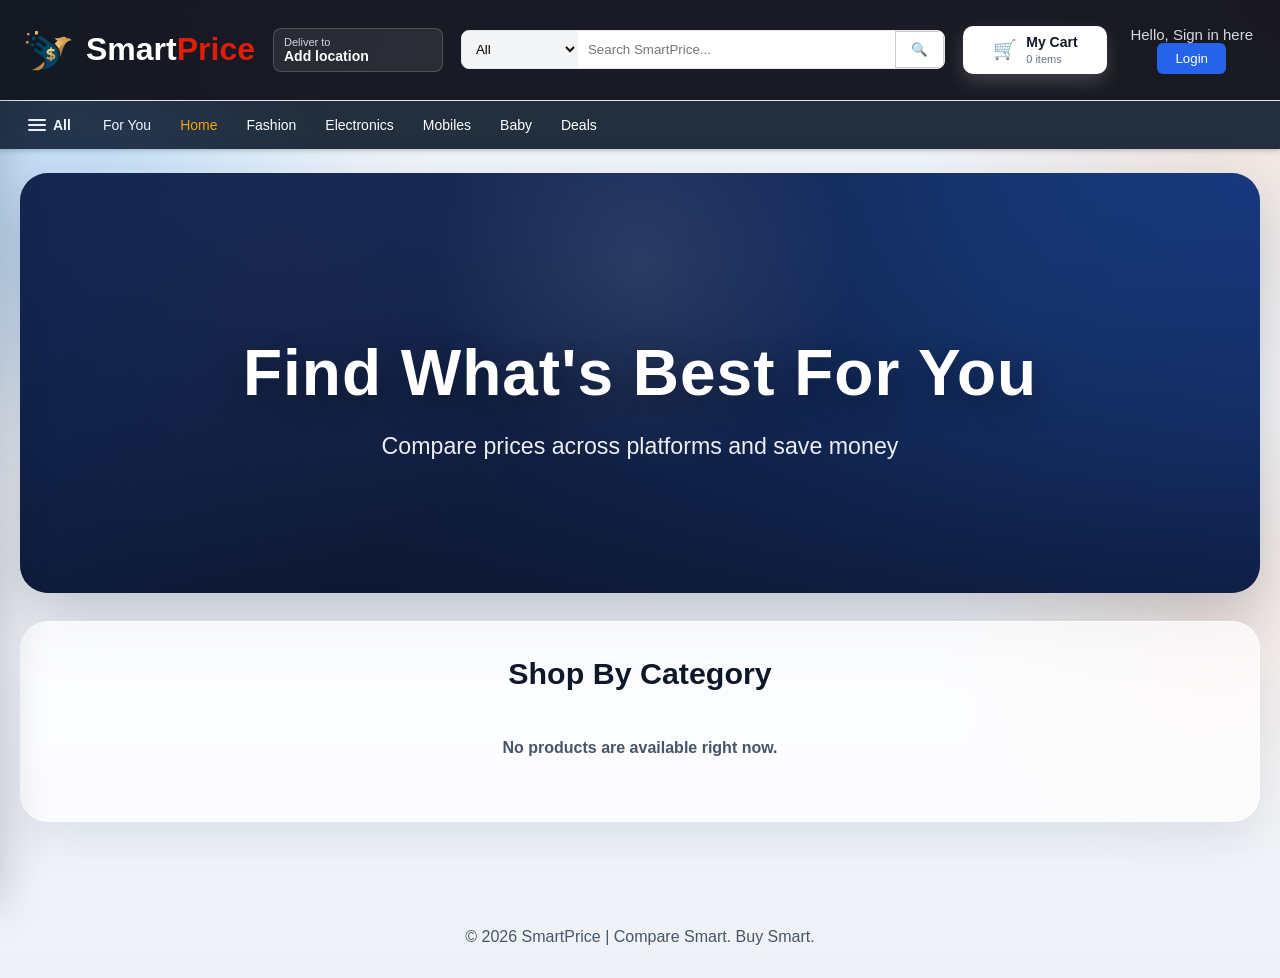
<file: index.html>
<!DOCTYPE html>
<html lang="en">

<head>
    <meta charset="UTF-8">
    <meta name="viewport" content="width=device-width, initial-scale=1.0">

    <title>SmartPrice</title>

    <link rel="stylesheet" href="Style.css">

</head>

<body class="home-page-body">

    <header class="top-bar">

        <div class="left">
            <div class="brand-row">
                <img src="logo.png" alt="SmartPrice Logo" class="logo">

                <h1>
                    <span class="smart">Smart</span><span class="price">Price</span>
                </h1>


            </div>

        </div>

        <div class="location-picker">
            <button class="location-btn" type="button" aria-expanded="false">
                <span class="location-label">Deliver to</span>
                <span class="location-value">Add location</span>
            </button>
            <div class="location-panel">
                <label for="home-location-input">Your delivery location</label>
                <input id="home-location-input" class="location-input" type="text" placeholder="Enter city, area or pincode">
                <button class="location-save-btn" type="button">Save location</button>
            </div>
        </div>

        <div class="search-box">

            <select class="category">
                <option>All</option>
                <option>Mobiles</option>
                <option>Laptops</option>
                <option>Headphones</option>
                <option>TV</option>
            </select>

            <input type="text" placeholder="Search SmartPrice...">

            <button class="search-btn" type="button">&#128269;</button>

        </div>

        <div class="cart cart-action">
            <span class="cart-icon">&#128722;</span>
            <span class="cart-copy">
                <span class="cart-text">My Cart</span>
                <span class="cart-subtext">0 items</span>
            </span>
        </div>

        <div class="account">

            <p class="signin-text"><em>Hello, Sign in here</em></p>

            <button class="login-btn">Login</button>

        </div>

    </header>

    <div class="drawer-overlay" data-drawer-close></div>
    <aside class="side-drawer" id="site-drawer" aria-hidden="true">
        <div class="drawer-head">
            <h2>SmartPrice Menu</h2>
            <button class="drawer-close" type="button" aria-label="Close menu" data-drawer-close>&times;</button>
        </div>

        <div class="drawer-section">
            <h3>Shop</h3>
            <a href="index.html">Home</a>
            <a href="index.html?category=for-you#top-deals">For You</a>
            <a href="index.html?category=deals#top-deals">Deals</a>
            <a href="index.html?category=mobiles#top-deals">Mobiles</a>
            <a href="index.html?category=electronics#top-deals">Electronics</a>
        </div>

        <div class="drawer-section">
            <h3>Your Tools</h3>
            <a href="cart.html">Cart</a>
            <a href="#">Login</a>
            <a href="#">Compare Prices</a>
        </div>

        <div class="drawer-section">
            <h3>Language</h3>
            <select class="language-select" aria-label="Language">
                <option value="" disabled selected>Language</option>
                <option>ENGLISH INDIA</option>
                <option>HINDI</option>
                <option>BANGLA</option>
            </select>
        </div>
    </aside>

    <nav class="menu-bar">
        <button class="all-menu-btn" type="button" aria-controls="site-drawer" aria-expanded="false">
            <span class="hamburger-lines" aria-hidden="true">
                <span></span>
                <span></span>
                <span></span>
            </span>
            All
        </button>
        <ul>
            <li><a class="menu-link" data-category="for-you" href="index.html?category=for-you#top-deals">For You</a></li>
            <li><a class="menu-link" data-category="home" href="index.html">Home</a></li>
            <li><a class="menu-link" data-category="fashion" href="index.html?category=fashion#top-deals">Fashion</a></li>
            <li><a class="menu-link" data-category="electronics" href="index.html?category=electronics#top-deals">Electronics</a></li>
            <li><a class="menu-link" data-category="mobiles" href="index.html?category=mobiles#top-deals">Mobiles</a></li>
            <li><a class="menu-link" data-category="baby" href="index.html?category=baby#top-deals">Baby</a></li>
            <li><a class="menu-link" data-category="deals" href="index.html?category=deals#top-deals">Deals</a></li>
        </ul>

    </nav>

    <main class="home-page-main">
        <section class="hero">
            <div class="hero-content">
                <h1>Find What's Best For You</h1>
                <p>Compare prices across platforms and save money</p>
            </div>
        </section>

        <section class="products-section" id="top-deals">
            <h2 class="section-title">Top Deals For You</h2>
            <div class="product-container" id="product-container"></div>
        </section>
    </main>

    <footer class="site-footer">
        <p>&copy; 2026 SmartPrice | Compare Smart. Buy Smart.</p>
    </footer>

    <nav class="bottom-nav" aria-label="Mobile tools">
        <a class="bottom-nav-item active" href="index.html">
            <span class="bottom-nav-icon">⌂</span>
            <span>Home</span>
        </a>
        <button class="bottom-nav-item bottom-login" type="button">
            <span class="bottom-nav-icon">◎</span>
            <span>You</span>
        </button>
        <button class="bottom-nav-item bottom-nav-cart" type="button">
            <span class="bottom-nav-icon">🛒</span>
            <span>Cart</span>
        </button>
        <a class="bottom-nav-item" href="compare.html">
            <span class="bottom-nav-icon">◉</span>
            <span>Compare</span>
        </a>
        <button class="bottom-nav-item" type="button" data-mobile-menu-open>
            <span class="bottom-nav-icon">☰</span>
            <span>Menu</span>
        </button>
    </nav>

    <script src="Script.js"></script>
    <script src="menu.js"></script>

</body>

</html>
</file>
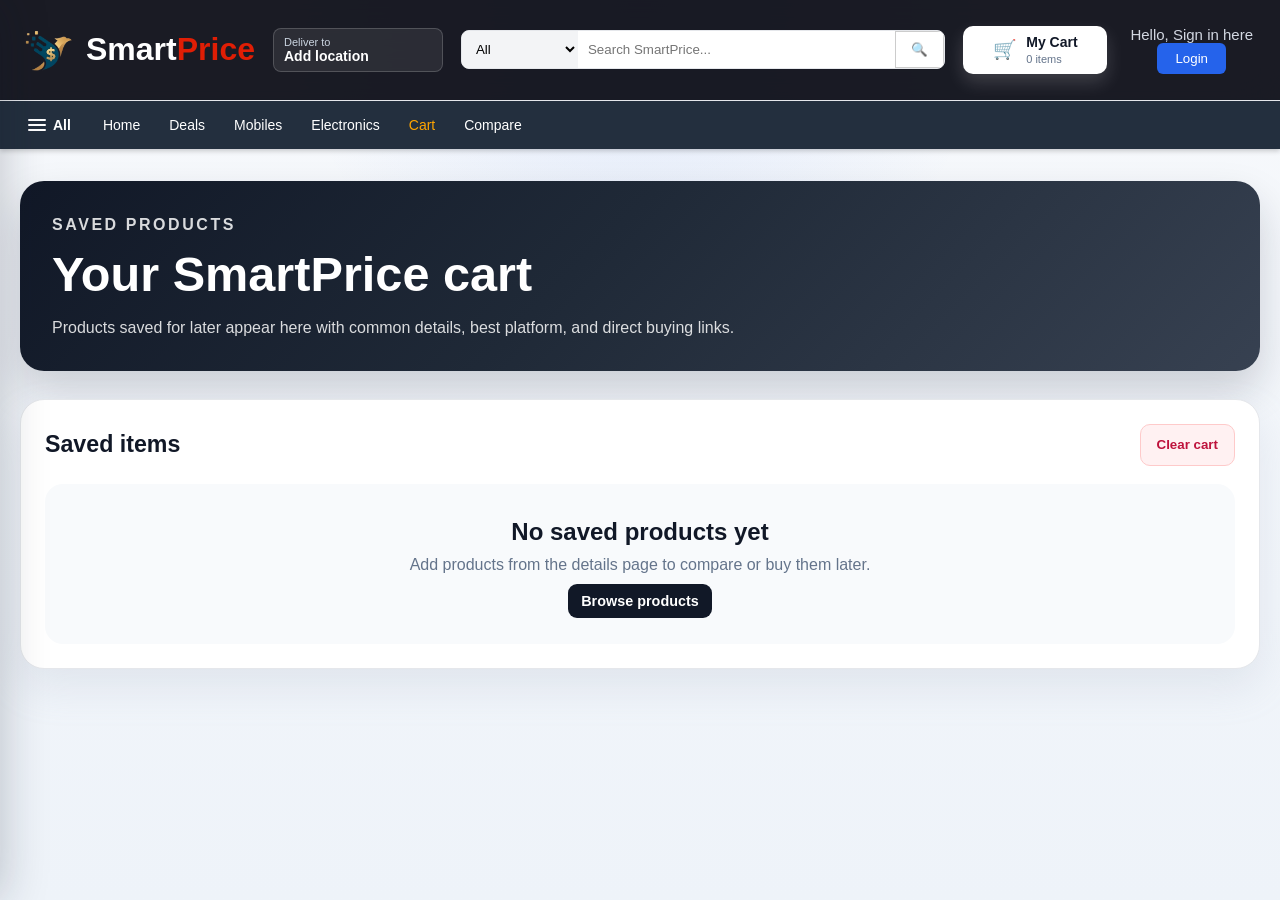
<file: cart.html>
<!DOCTYPE html>
<html lang="en">
<head>
  <meta charset="UTF-8">
  <meta name="viewport" content="width=device-width, initial-scale=1.0">
  <title>My Cart | SmartPrice</title>
  <link rel="stylesheet" href="Style.css">
</head>
<body class="details-page-body">
  <header class="top-bar">
    <div class="left">
      <div class="brand-row">
        <img src="logo.png" alt="SmartPrice Logo" class="logo">
        <h1><span class="smart">Smart</span><span class="price">Price</span></h1>
      </div>
    </div>

    <div class="location-picker">
      <button class="location-btn" type="button" aria-expanded="false">
        <span class="location-label">Deliver to</span>
        <span class="location-value">Add location</span>
      </button>
      <div class="location-panel">
        <label for="cart-location-input">Your delivery location</label>
        <input id="cart-location-input" class="location-input" type="text" placeholder="Enter city, area or pincode">
        <button class="location-save-btn" type="button">Save location</button>
      </div>
    </div>

    <div class="search-box">
      <select class="category">
        <option>All</option>
        <option>Mobiles</option>
        <option>Laptops</option>
        <option>Headphones</option>
        <option>TV</option>
      </select>
      <input type="text" placeholder="Search SmartPrice...">
      <button class="search-btn" type="button">&#128269;</button>
    </div>

    <div class="cart cart-action">
      <span class="cart-icon">&#128722;</span>
      <span class="cart-copy">
        <span class="cart-text">My Cart</span>
        <span class="cart-subtext">0 items</span>
      </span>
    </div>

    <div class="account">
      <p class="signin-text"><em>Hello, Sign in here</em></p>
      <button class="login-btn">Login</button>
    </div>
  </header>

  <div class="drawer-overlay" data-drawer-close></div>
  <aside class="side-drawer" id="site-drawer" aria-hidden="true">
    <div class="drawer-head">
      <h2>SmartPrice Menu</h2>
      <button class="drawer-close" type="button" aria-label="Close menu" data-drawer-close>&times;</button>
    </div>
    <div class="drawer-section">
      <h3>Shop</h3>
      <a href="index.html">Home</a>
      <a href="index.html?category=deals#top-deals">Deals</a>
      <a href="index.html?category=mobiles#top-deals">Mobiles</a>
      <a href="index.html?category=electronics#top-deals">Electronics</a>
      <a href="cart.html">Cart</a>
      <a href="compare.html">Compare</a>
    </div>
  </aside>

  <nav class="menu-bar">
    <button class="all-menu-btn" type="button" aria-controls="site-drawer" aria-expanded="false">
      <span class="hamburger-lines" aria-hidden="true"><span></span><span></span><span></span></span>
      All
    </button>
    <ul>
      <li><a class="menu-link" href="index.html">Home</a></li>
      <li><a class="menu-link" href="index.html?category=deals#top-deals">Deals</a></li>
      <li><a class="menu-link" href="index.html?category=mobiles#top-deals">Mobiles</a></li>
      <li><a class="menu-link" href="index.html?category=electronics#top-deals">Electronics</a></li>
      <li><a class="menu-link active" href="cart.html">Cart</a></li>
      <li><a class="menu-link" href="compare.html">Compare</a></li>
    </ul>
  </nav>

  <main class="details-page-main">
    <section class="details-intro">
      <p class="details-eyebrow">Saved products</p>
      <h1>Your SmartPrice cart</h1>
      <p>Products saved for later appear here with common details, best platform, and direct buying links.</p>
    </section>

    <section class="cart-page-shell">
      <div class="cart-page-head">
        <h2>Saved items</h2>
        <button class="clear-cart-btn" type="button" data-clear-cart>Clear cart</button>
      </div>
      <div id="cart-list" class="cart-list" aria-live="polite"></div>
    </section>
  </main>

  <nav class="bottom-nav" aria-label="Mobile tools">
    <a class="bottom-nav-item" href="index.html"><span>Home</span></a>
    <button class="bottom-nav-item bottom-login" type="button"><span>You</span></button>
    <button class="bottom-nav-item bottom-nav-cart active" type="button"><span>Cart</span></button>
    <a class="bottom-nav-item" href="compare.html"><span>Compare</span></a>
    <button class="bottom-nav-item" type="button" data-mobile-menu-open><span>Menu</span></button>
  </nav>

  <script src="cart.js" defer></script>
  <script src="menu.js" defer></script>
</body>
</html>
</file>
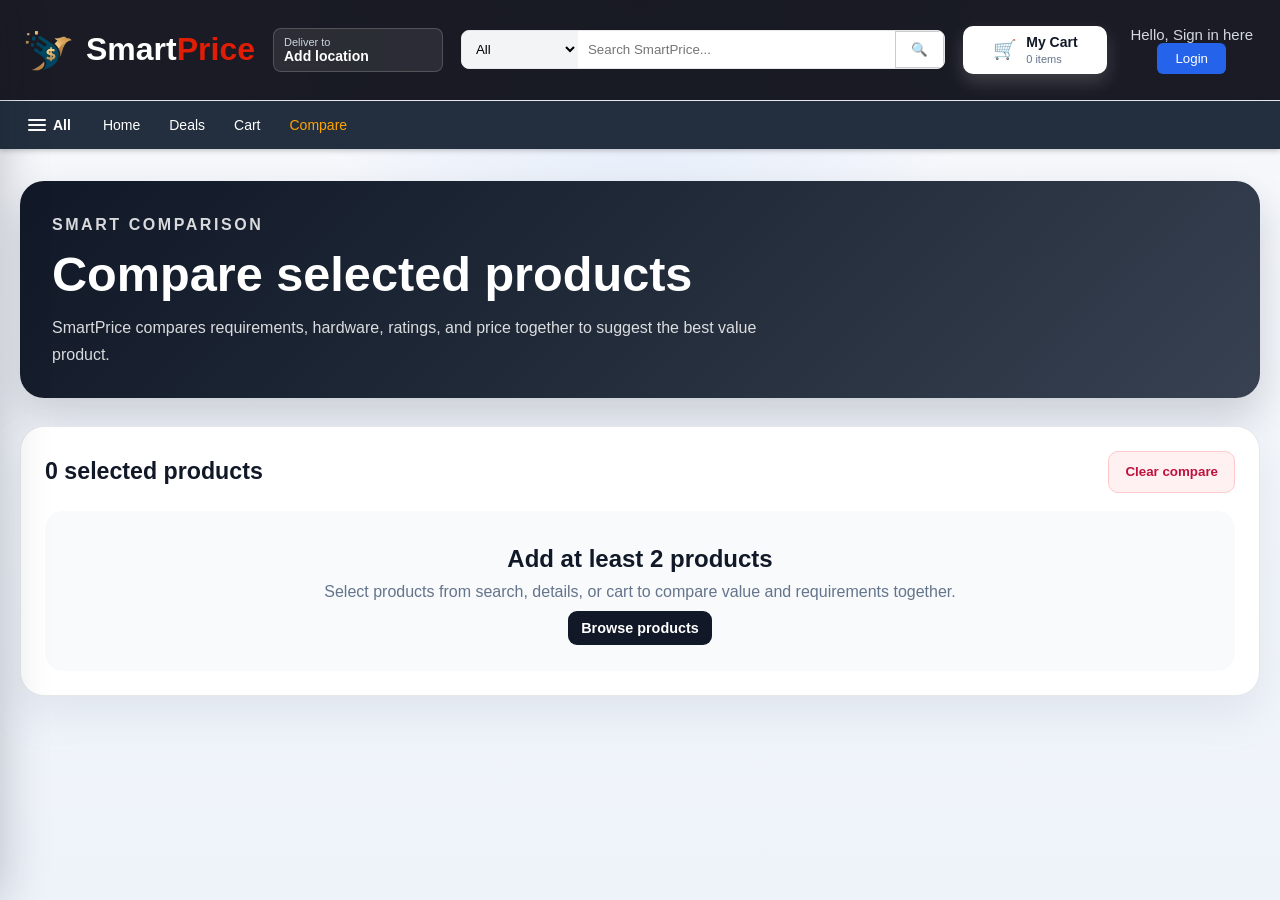
<file: compare.html>
<!DOCTYPE html>
<html lang="en">
<head>
  <meta charset="UTF-8">
  <meta name="viewport" content="width=device-width, initial-scale=1.0">
  <title>Compare Products | SmartPrice</title>
  <link rel="stylesheet" href="Style.css">
</head>
<body class="details-page-body">
  <header class="top-bar">
    <div class="left">
      <div class="brand-row">
        <img src="logo.png" alt="SmartPrice Logo" class="logo">
        <h1><span class="smart">Smart</span><span class="price">Price</span></h1>
      </div>
    </div>

    <div class="location-picker">
      <button class="location-btn" type="button" aria-expanded="false">
        <span class="location-label">Deliver to</span>
        <span class="location-value">Add location</span>
      </button>
      <div class="location-panel">
        <label for="compare-location-input">Your delivery location</label>
        <input id="compare-location-input" class="location-input" type="text" placeholder="Enter city, area or pincode">
        <button class="location-save-btn" type="button">Save location</button>
      </div>
    </div>

    <div class="search-box">
      <select class="category">
        <option>All</option>
        <option>Mobiles</option>
        <option>Laptops</option>
        <option>Headphones</option>
        <option>TV</option>
      </select>
      <input type="text" placeholder="Search SmartPrice...">
      <button class="search-btn" type="button">&#128269;</button>
    </div>

    <div class="cart cart-action">
      <span class="cart-icon">&#128722;</span>
      <span class="cart-copy">
        <span class="cart-text">My Cart</span>
        <span class="cart-subtext">0 items</span>
      </span>
    </div>

    <div class="account">
      <p class="signin-text"><em>Hello, Sign in here</em></p>
      <button class="login-btn">Login</button>
    </div>
  </header>

  <div class="drawer-overlay" data-drawer-close></div>
  <aside class="side-drawer" id="site-drawer" aria-hidden="true">
    <div class="drawer-head">
      <h2>SmartPrice Menu</h2>
      <button class="drawer-close" type="button" aria-label="Close menu" data-drawer-close>&times;</button>
    </div>
    <div class="drawer-section">
      <h3>Shop</h3>
      <a href="index.html">Home</a>
      <a href="index.html?category=deals#top-deals">Deals</a>
      <a href="cart.html">Cart</a>
      <a href="compare.html">Compare</a>
    </div>
  </aside>

  <nav class="menu-bar">
    <button class="all-menu-btn" type="button" aria-controls="site-drawer" aria-expanded="false">
      <span class="hamburger-lines" aria-hidden="true"><span></span><span></span><span></span></span>
      All
    </button>
    <ul>
      <li><a class="menu-link" href="index.html">Home</a></li>
      <li><a class="menu-link" href="index.html?category=deals#top-deals">Deals</a></li>
      <li><a class="menu-link" href="cart.html">Cart</a></li>
      <li><a class="menu-link active" href="compare.html">Compare</a></li>
    </ul>
  </nav>

  <main class="details-page-main">
    <section class="details-intro">
      <p class="details-eyebrow">Smart comparison</p>
      <h1>Compare selected products</h1>
      <p>SmartPrice compares requirements, hardware, ratings, and price together to suggest the best value product.</p>
    </section>

    <section class="compare-page-shell">
      <div class="compare-page-head">
        <h2 id="compare-count-title">Selected products</h2>
        <button class="clear-cart-btn" type="button" data-clear-compare>Clear compare</button>
      </div>
      <div id="compare-summary" class="compare-summary"></div>
      <div id="compare-grid" class="compare-grid" aria-live="polite"></div>
    </section>
  </main>

  <nav class="bottom-nav" aria-label="Mobile tools">
    <a class="bottom-nav-item" href="index.html"><span>Home</span></a>
    <button class="bottom-nav-item bottom-login" type="button"><span>You</span></button>
    <button class="bottom-nav-item bottom-nav-cart" type="button"><span>Cart</span></button>
    <a class="bottom-nav-item active" href="compare.html"><span>Compare</span></a>
    <button class="bottom-nav-item" type="button" data-mobile-menu-open><span>Menu</span></button>
  </nav>

  <script src="compare.js" defer></script>
  <script src="menu.js" defer></script>
</body>
</html>
</file>
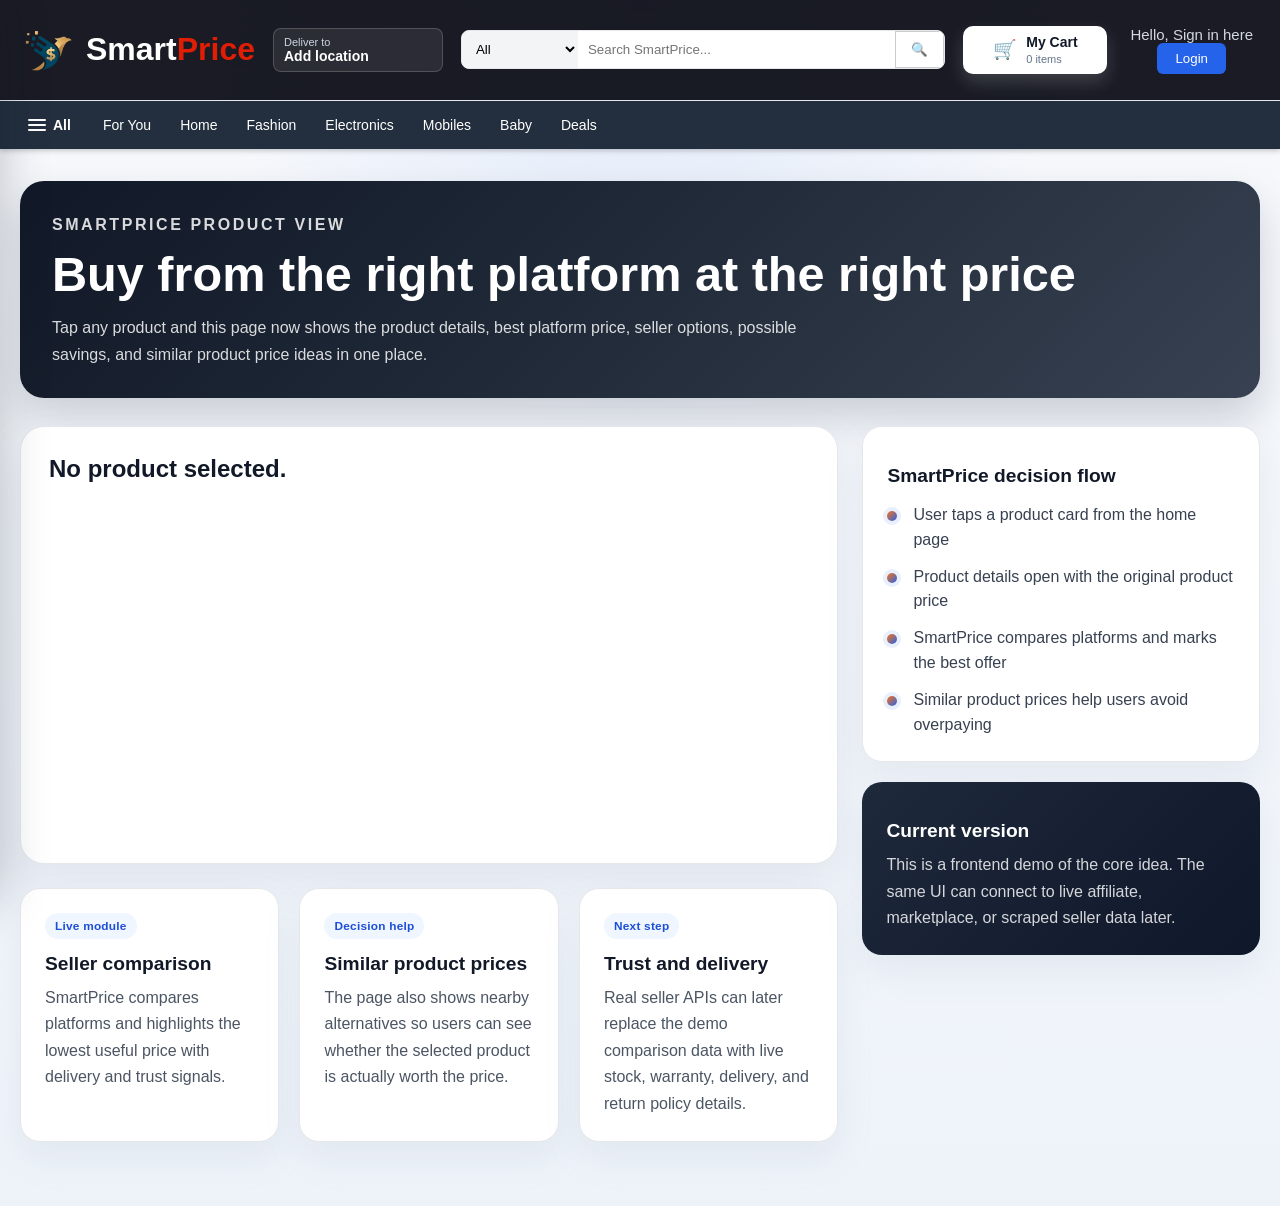
<file: details.html>
<!DOCTYPE html>
<html lang="en">
<head>
  <meta charset="UTF-8">
  <meta name="viewport" content="width=device-width, initial-scale=1.0">
  <title>Product Details | SmartPrice</title>
  <link rel="stylesheet" href="Style.css">
</head>
<body class="details-page-body">
  <header class="top-bar">
    <div class="left">
      <div class="brand-row">
        <img src="logo.png" alt="SmartPrice Logo" class="logo">

        <h1>
          <span class="smart">Smart</span><span class="price">Price</span>
        </h1>
      </div>

    </div>

    <div class="location-picker">
      <button class="location-btn" type="button" aria-expanded="false">
        <span class="location-label">Deliver to</span>
        <span class="location-value">Add location</span>
      </button>
      <div class="location-panel">
        <label for="details-location-input">Your delivery location</label>
        <input id="details-location-input" class="location-input" type="text" placeholder="Enter city, area or pincode">
        <button class="location-save-btn" type="button">Save location</button>
      </div>
    </div>

    <div class="search-box">
      <select class="category">
        <option>All</option>
        <option>Mobiles</option>
        <option>Laptops</option>
        <option>Headphones</option>
        <option>TV</option>
      </select>

      <input type="text" placeholder="Search SmartPrice...">

      <button class="search-btn" type="button">&#128269;</button>
    </div>

    <div class="cart cart-action">
      <span class="cart-icon">&#128722;</span>
      <span class="cart-copy">
        <span class="cart-text">My Cart</span>
        <span class="cart-subtext">0 items</span>
      </span>
    </div>

    <div class="account">
      <p class="signin-text"><em>Hello, Sign in here</em></p>
      <button class="login-btn">Login</button>
    </div>

  </header>

  <div class="drawer-overlay" data-drawer-close></div>
  <aside class="side-drawer" id="site-drawer" aria-hidden="true">
    <div class="drawer-head">
      <h2>SmartPrice Menu</h2>
      <button class="drawer-close" type="button" aria-label="Close menu" data-drawer-close>&times;</button>
    </div>

    <div class="drawer-section">
      <h3>Shop</h3>
      <a href="index.html">Home</a>
      <a href="index.html?category=for-you#top-deals">For You</a>
      <a href="index.html?category=deals#top-deals">Deals</a>
      <a href="index.html?category=mobiles#top-deals">Mobiles</a>
      <a href="index.html?category=electronics#top-deals">Electronics</a>
    </div>

    <div class="drawer-section">
      <h3>Your Tools</h3>
      <a href="cart.html">Cart</a>
      <a href="#">Login</a>
      <a href="#">Compare Prices</a>
    </div>

    <div class="drawer-section">
      <h3>Language</h3>
      <select class="language-select" aria-label="Language">
        <option value="" disabled selected>Language</option>
        <option>ENGLISH INDIA</option>
        <option>HINDI</option>
        <option>BANGLA</option>
      </select>
    </div>
  </aside>

  <nav class="menu-bar">
    <button class="all-menu-btn" type="button" aria-controls="site-drawer" aria-expanded="false">
      <span class="hamburger-lines" aria-hidden="true">
        <span></span>
        <span></span>
        <span></span>
      </span>
      All
    </button>
    <ul>
      <li><a class="menu-link" href="index.html?category=for-you#top-deals">For You</a></li>
      <li><a class="menu-link" href="index.html">Home</a></li>
      <li><a class="menu-link" href="index.html?category=fashion#top-deals">Fashion</a></li>
      <li><a class="menu-link" href="index.html?category=electronics#top-deals">Electronics</a></li>
      <li><a class="menu-link" href="index.html?category=mobiles#top-deals">Mobiles</a></li>
      <li><a class="menu-link" href="index.html?category=baby#top-deals">Baby</a></li>
      <li><a class="menu-link" href="index.html?category=deals#top-deals">Deals</a></li>
    </ul>
  </nav>

  <main class="details-page-main">
    <section class="details-intro">
      <p class="details-eyebrow">SmartPrice product view</p>
      <h1>Buy from the right platform at the right price</h1>
      <p>
        Tap any product and this page now shows the product details, best
        platform price, seller options, possible savings, and similar product
        price ideas in one place.
      </p>
    </section>

    <div class="details-layout-shell">
      <section class="details-content-stack">
        <div id="details-container" class="details-surface" aria-live="polite"></div>

        <section class="details-section-grid" aria-label="Upcoming product detail sections">
          <article class="details-section-card">
            <span class="details-section-tag">Live module</span>
            <h2>Seller comparison</h2>
            <p>
              SmartPrice compares platforms and highlights the lowest useful
              price with delivery and trust signals.
            </p>
          </article>

          <article class="details-section-card">
            <span class="details-section-tag">Decision help</span>
            <h2>Similar product prices</h2>
            <p>
              The page also shows nearby alternatives so users can see whether
              the selected product is actually worth the price.
            </p>
          </article>

          <article class="details-section-card">
            <span class="details-section-tag">Next step</span>
            <h2>Trust and delivery</h2>
            <p>
              Real seller APIs can later replace the demo comparison data with
              live stock, warranty, delivery, and return policy details.
            </p>
          </article>
        </section>
      </section>

      <aside class="details-sidebar">
        <div class="details-side-card">
          <h2>SmartPrice decision flow</h2>
          <ul class="details-checklist">
            <li>User taps a product card from the home page</li>
            <li>Product details open with the original product price</li>
            <li>SmartPrice compares platforms and marks the best offer</li>
            <li>Similar product prices help users avoid overpaying</li>
          </ul>
        </div>

        <div class="details-side-card details-side-card-accent">
          <h2>Current version</h2>
          <p>
            This is a frontend demo of the core idea. The same UI can connect
            to live affiliate, marketplace, or scraped seller data later.
          </p>
        </div>
      </aside>
    </div>
  </main>

  <nav class="bottom-nav" aria-label="Mobile tools">
    <a class="bottom-nav-item" href="index.html"><span>Home</span></a>
    <button class="bottom-nav-item bottom-login" type="button"><span>You</span></button>
    <button class="bottom-nav-item bottom-nav-cart" type="button"><span>Cart</span></button>
    <a class="bottom-nav-item" href="compare.html"><span>Compare</span></a>
    <button class="bottom-nav-item" type="button" data-mobile-menu-open><span>Menu</span></button>
  </nav>

  <script src="details.js" defer></script>
  <script src="menu.js" defer></script>
</body>
</html>
</file>
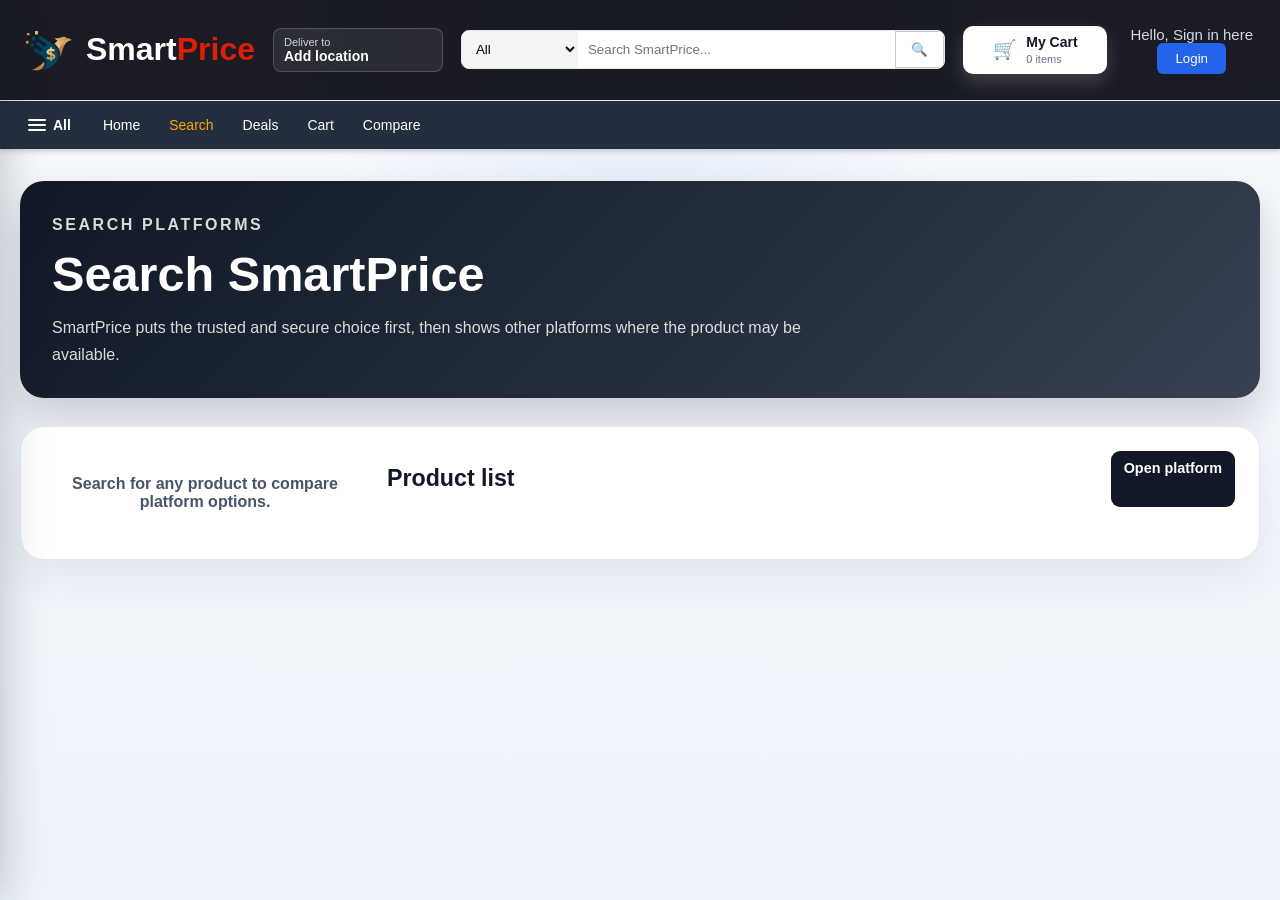
<file: search.html>
<!DOCTYPE html>
<html lang="en">
<head>
  <meta charset="UTF-8">
  <meta name="viewport" content="width=device-width, initial-scale=1.0">
  <title>Search | SmartPrice</title>
  <link rel="stylesheet" href="Style.css">
</head>
<body class="details-page-body">
  <header class="top-bar">
    <div class="left">
      <div class="brand-row">
        <img src="logo.png" alt="SmartPrice Logo" class="logo">
        <h1><span class="smart">Smart</span><span class="price">Price</span></h1>
      </div>
    </div>

    <div class="location-picker">
      <button class="location-btn" type="button" aria-expanded="false">
        <span class="location-label">Deliver to</span>
        <span class="location-value">Add location</span>
      </button>
      <div class="location-panel">
        <label for="search-location-input">Your delivery location</label>
        <input id="search-location-input" class="location-input" type="text" placeholder="Enter city, area or pincode">
        <button class="location-save-btn" type="button">Save location</button>
      </div>
    </div>

    <div class="search-box">
      <select class="category">
        <option>All</option>
        <option>Mobiles</option>
        <option>Laptops</option>
        <option>Headphones</option>
        <option>TV</option>
      </select>
      <input type="text" placeholder="Search SmartPrice...">
      <button class="search-btn" type="button">&#128269;</button>
    </div>

    <div class="cart cart-action">
      <span class="cart-icon">&#128722;</span>
      <span class="cart-copy">
        <span class="cart-text">My Cart</span>
        <span class="cart-subtext">0 items</span>
      </span>
    </div>

    <div class="account">
      <p class="signin-text"><em>Hello, Sign in here</em></p>
      <button class="login-btn">Login</button>
    </div>
  </header>

  <div class="drawer-overlay" data-drawer-close></div>
  <aside class="side-drawer" id="site-drawer" aria-hidden="true">
    <div class="drawer-head">
      <h2>SmartPrice Menu</h2>
      <button class="drawer-close" type="button" aria-label="Close menu" data-drawer-close>&times;</button>
    </div>
    <div class="drawer-section">
      <h3>Shop</h3>
      <a href="index.html">Home</a>
      <a href="index.html?category=deals#top-deals">Deals</a>
      <a href="cart.html">Cart</a>
      <a href="compare.html">Compare</a>
    </div>
  </aside>

  <nav class="menu-bar">
    <button class="all-menu-btn" type="button" aria-controls="site-drawer" aria-expanded="false">
      <span class="hamburger-lines" aria-hidden="true"><span></span><span></span><span></span></span>
      All
    </button>
    <ul>
      <li><a class="menu-link" href="index.html">Home</a></li>
      <li><a class="menu-link active" href="search.html">Search</a></li>
      <li><a class="menu-link" href="index.html?category=deals#top-deals">Deals</a></li>
      <li><a class="menu-link" href="cart.html">Cart</a></li>
      <li><a class="menu-link" href="compare.html">Compare</a></li>
    </ul>
  </nav>

  <main class="details-page-main">
    <section class="details-intro">
      <p class="details-eyebrow">Search platforms</p>
      <h1 id="search-title">Find platform options</h1>
      <p>SmartPrice puts the trusted and secure choice first, then shows other platforms where the product may be available.</p>
    </section>

    <section class="search-results-shell">
      <div id="platform-options" class="platform-options" aria-live="polite"></div>
      <div class="platform-product-panel">
        <div class="platform-product-head">
          <h2 id="selected-platform-title">Product list</h2>
          <a id="selected-platform-link" href="#" target="_blank" rel="noopener">Open platform</a>
        </div>
        <div id="platform-products" class="platform-products"></div>
      </div>
    </section>
  </main>

  <nav class="bottom-nav" aria-label="Mobile tools">
    <a class="bottom-nav-item" href="index.html"><span>Home</span></a>
    <button class="bottom-nav-item bottom-login" type="button"><span>You</span></button>
    <button class="bottom-nav-item bottom-nav-cart" type="button"><span>Cart</span></button>
    <a class="bottom-nav-item" href="compare.html"><span>Compare</span></a>
    <button class="bottom-nav-item" type="button" data-mobile-menu-open><span>Menu</span></button>
  </nav>

  <script src="search.js" defer></script>
  <script src="menu.js" defer></script>
</body>
</html>
</file>
<file: Style.css>
/* Global Style */

body {
    margin: 0;
    font-family: Arial, sans-serif;
    background: #F5F7FA;
    color: #111827;
}


/* HEADER */

.top-bar {
    display: flex;
    justify-content: flex-start;
    align-items: center;
    gap: 18px;

    background: rgba(4, 5, 15, 0.911);
    backdrop-filter: blur(20px);

    border-bottom: 1px solid #E5E7EB;

    position: sticky;
    top: 0;
    z-index: 100;
    padding: 10px 22px;
}

/* Logo */

.left {
    display: flex;
    align-items: center;
    gap: 10px;
    flex: 0 0 auto;
}

.brand-row {
    display: flex;
    align-items: center;
    gap: 10px;
}

.user-greeting {
    margin: 0 0 0 6px;
    padding: 0;
    border-left: none;
    color: #ffffff;
    font-size: 13px;
    font-weight: 700;
    white-space: nowrap;
}

.logo {
    width: 54px;
    height: 54px;
    flex: 0 0 54px;
    object-fit: contain;
    display: block;
}

.smart {
    color: #ffffff;
    font-weight: bold;
}

.price {
    color: #e01e05;
    font-weight: bold;
}

/* SEARCH BAR */

.search-box {
    display: flex;
    align-items: center;
    border: 1px solid #E5E7EB;
    border-radius: 8px;
    overflow: hidden;
    background: white;
    flex: 1 1 420px;
    max-width: 640px;
    min-width: 260px;
}

.category {
    padding: 10px;
    border: none;
    background: #F3F4F6;
    cursor: pointer;
}

.search-box input {
    border: none;
    padding: 10px;
    width: 100%;
    min-width: 0;
    outline: none;
}

.search-btn {
    background: #ffffff;
    color: #1f2937;
    border: 1px solid #ccc;
    padding: 10px 15px;
    cursor: pointer;
    transition: 0.3s;
}

.search-btn:hover {
    background: #1E40AF;
    transform: scale(1.05);
}

.account {
    display: flex;
    flex-direction: column;
    align-items: center;
    flex: 0 0 auto;
}

.signin-text {
    font-size: 15px;
    margin: 0;
    color: #d3d8e2;
    text-align: initial;
    padding-inline: 5px;
}

/* LOGIN BUTTON */

.login-btn {
    padding: 8px 18px;
    background: #2563EB;
    color: white;
    border: none;
    border-radius: 6px;
    cursor: pointer;
    transition: 0.3s;
    align-items: self-start;
}

.login-btn:hover {
    background: #1E40AF;
    transform: scale(1.05);
}

/* SECTION TITLE */

h2 {
    margin-left: 40px;
    margin-top: 30px;
}

.main-title {
    text-align: center;
    margin: 30px 0 25px;
    font-size: 28px;
    font-weight: 700;
    color: #222;
    letter-spacing: 1px;
}



.product-card:hover {
    transform: translateY(-5px);
    box-shadow: 0 8px 20px rgba(0, 0, 0, 0.15);
}

.language-select {
    padding: 5px 5px;
    border-radius: 6px;
    border: 1px solid #E5E7EB;
    background: white;
    cursor: pointer;
}

.location-picker {
    position: relative;
    flex: 0 0 170px;
}

.location-btn {
    width: 100%;
    padding: 7px 10px;
    border: 1px solid rgba(255, 255, 255, 0.18);
    border-radius: 8px;
    background: rgba(255, 255, 255, 0.08);
    color: #ffffff;
    cursor: pointer;
    text-align: left;
}

.location-btn:hover {
    border-color: rgba(255, 255, 255, 0.55);
}

.location-label {
    display: block;
    color: #cbd5e1;
    font-size: 11px;
}

.location-value {
    display: block;
    overflow: hidden;
    text-overflow: ellipsis;
    white-space: nowrap;
    color: #ffffff;
    font-size: 14px;
    font-weight: 800;
}

.location-panel {
    display: none;
    position: absolute;
    top: calc(100% + 8px);
    left: 0;
    width: 260px;
    padding: 14px;
    border-radius: 12px;
    background: #ffffff;
    box-shadow: 0 18px 40px rgba(15, 23, 42, 0.24);
    z-index: 250;
}

.location-picker.open .location-panel {
    display: block;
}

.location-panel label {
    display: block;
    margin-bottom: 8px;
    color: #111827;
    font-size: 13px;
    font-weight: 800;
}

.location-input {
    width: 100%;
    box-sizing: border-box;
    padding: 10px;
    border: 1px solid #cbd5e1;
    border-radius: 8px;
    outline: none;
}

.location-save-btn {
    width: 100%;
    margin-top: 10px;
    padding: 10px;
    border: none;
    border-radius: 8px;
    background: #16a34a;
    color: #ffffff;
    font-weight: 800;
    cursor: pointer;
}

.flag {
    width: 28px;
    height: 19px;
    object-fit: cover;
    border-radius: 3px;
    display: block;
    box-shadow: 0 0 0 1px rgba(15, 23, 42, 0.14);
}

.cart {
    display: flex;
    align-items: center;
    gap: 5px;
    cursor: pointer;
    font-weight: 500;
    color: #ffffff;
    flex: 0 0 auto;
}

.cart-action {
    gap: 9px;
    min-width: 118px;
    justify-content: center;
    padding: 9px 13px;
    border-radius: 10px;
    background: #ffffff;
    color: #111827;
    box-shadow: 0 8px 18px rgba(255, 255, 255, 0.16);
}

.cart-action:hover {
    background: #f3f4f6;
}

.cart-copy {
    display: flex;
    flex-direction: column;
    line-height: 1.1;
}

.cart-text {
    font-size: 14px;
    font-weight: 800;
}

.cart-subtext {
    margin-top: 2px;
    font-size: 11px;
    color: #64748b;
}

.cart-icon {
    font-size: 19px;
}

.orders {
    display: flex;
    flex-direction: column;
    font-size: 13px;
    cursor: pointer;
    flex: 0 0 auto;
}

.order-top {
    margin: 0;
    color: #fff1f1;
    font-size: 15px;

}

.order-bottom {
    margin: 0;
    font-weight: 600;
    color: #e01e05;
    font-size: 15px;
}

.menu-bar {
    background: #232f3e;
    padding: 8px 20px;
}

.menu-bar ul {
    display: flex;
    list-style: none;
    gap: 20px;
    margin: 0;
    padding: 0;
}

.menu-bar li {
    color: white;
    font-size: 14px;
    cursor: pointer;
    transition: 0.2s;
}

.menu-bar li:hover {
    color: orange;
}

.menu-bar {
    box-shadow: 0 2px 5px rgba(0, 0, 0, 0.2);
}

.menu-bar {
    background: #232f3e;
    padding: 10px 20px;
    display: flex;
    align-items: center;
    gap: 22px;
}

.menu-bar ul {
    display: flex;
    align-items: center;
    flex-wrap: wrap;
    gap: 25px;
    list-style: none;
    margin: 0;
    padding: 0;
}

.menu-bar li {
    color: white;
    cursor: pointer;
    font-size: 14px;
}

.menu-bar li:hover {
    color: orange;
}

.menu-bar a {
    display: block;
    color: inherit;
    text-decoration: none;
    padding: 6px 2px;
}

.menu-bar a:hover,
.menu-bar a.active {
    color: orange;
}

.all-menu-btn {
    display: inline-flex;
    align-items: center;
    gap: 7px;
    padding: 6px 8px;
    border: none;
    border-radius: 4px;
    background: transparent;
    color: #ffffff;
    font-size: 14px;
    font-weight: 700;
    cursor: pointer;
}

.all-menu-btn:hover {
    outline: 1px solid rgba(255, 255, 255, 0.75);
}

.hamburger-lines {
    display: flex;
    flex-direction: column;
    gap: 3px;
}

.hamburger-lines span {
    width: 18px;
    height: 2px;
    border-radius: 999px;
    background: #ffffff;
}

.drawer-overlay {
    position: fixed;
    inset: 0;
    background: rgba(15, 23, 42, 0.48);
    opacity: 0;
    pointer-events: none;
    transition: opacity 0.25s ease;
    z-index: 300;
}

.side-drawer {
    position: fixed;
    top: 0;
    left: 0;
    width: min(86vw, 340px);
    height: 100vh;
    overflow-y: auto;
    background: #ffffff;
    box-shadow: 18px 0 45px rgba(15, 23, 42, 0.24);
    transform: translateX(-105%);
    transition: transform 0.28s ease;
    z-index: 301;
}

.drawer-open {
    overflow: hidden;
}

.drawer-open .drawer-overlay {
    opacity: 1;
    pointer-events: auto;
}

.drawer-open .side-drawer {
    transform: translateX(0);
}

.drawer-head {
    display: flex;
    align-items: center;
    justify-content: space-between;
    padding: 18px 20px;
    background: #111827;
    color: #ffffff;
}

.drawer-head h2 {
    margin: 0;
    font-size: 20px;
}

.drawer-close {
    width: 32px;
    height: 32px;
    border: none;
    border-radius: 50%;
    background: rgba(255, 255, 255, 0.12);
    color: #ffffff;
    font-size: 26px;
    line-height: 1;
    cursor: pointer;
}

.drawer-section {
    padding: 18px 20px;
    border-bottom: 1px solid #e5e7eb;
}

.drawer-section h3 {
    margin: 0 0 10px;
    color: #111827;
    font-size: 15px;
}

.drawer-section a {
    display: block;
    padding: 9px 0;
    color: #334155;
    text-decoration: none;
    font-size: 14px;
    font-weight: 600;
}

.drawer-section a:hover {
    color: #e01e05;
}

.drawer-section .language-select {
    width: 100%;
    padding: 9px;
}

.bottom-nav {
    display: none;
}

.rating {
    font-size: 14px;
    color: #f39c12;
    margin: 4px 0;
}

.product-card h3 {
    font-size: 16px;
    margin: 8px 0 4px;
}

.product-card p {
    margin: 3px 0;
}

/* HERO SECTION */

.hero {
    background:
        linear-gradient(135deg, rgba(15, 23, 42, 0.94), rgba(37, 99, 235, 0.72)),
        radial-gradient(circle at 20% 20%, rgba(249, 115, 22, 0.40), transparent 32%),
        radial-gradient(circle at 80% 30%, rgba(14, 165, 233, 0.34), transparent 30%),
        #111827;
    height: 290px;
    position: relative;
    display: flex;
    align-items: center;
    justify-content: center;
}

/* Dark overlay */
.hero::before {
    content: "";
    position: absolute;
    inset: 0;
    background: rgba(0, 0, 0, 0.5);
}

/* Text content */
.hero-content {
    position: relative;
    color: white;
    text-align: center;
}

.hero-content h1 {
    font-size: 32px;
    margin-bottom: 10px;
}

.hero-content p {
    font-size: 16px;
}

.hero-content h1 {
    font-weight: 700;
    letter-spacing: 1px;
}

.products-section {
    padding: 40px 20px;
    background: #f8f9fa;
}


.section-title {
    font-size: 24px;
    font-weight: 600;
    margin-bottom: 25px;
    text-align: center;
}


.product-container {
    display: grid;
    grid-template-columns: repeat(auto-fit, minmax(200px, 1fr));
    gap: 20px;
    margin-top: 20px;
}

.category-row-container,
.home-page-body .category-row-container {
    display: flex;
    flex-direction: column;
    gap: 28px;
    padding: 0;
}

.category-product-row {
    min-width: 0;
}

.category-row-head {
    display: flex;
    align-items: center;
    justify-content: space-between;
    gap: 14px;
    margin-bottom: 14px;
}

.category-row-head h3 {
    margin: 0;
    color: #111827;
    font-size: 1.25rem;
}

.category-row-actions {
    display: flex;
    align-items: center;
    gap: 8px;
}

.category-row-head a {
    color: #2563eb;
    font-size: 0.9rem;
    font-weight: 900;
    text-decoration: none;
}

.row-scroll-btn {
    display: grid;
    place-items: center;
    width: 34px;
    height: 34px;
    border: 1px solid #cbd5e1;
    border-radius: 999px;
    background: #ffffff;
    color: #111827;
    font-size: 1rem;
    font-weight: 900;
    cursor: pointer;
    box-shadow: 0 8px 18px rgba(148, 163, 184, 0.18);
}

.row-scroll-btn:hover {
    border-color: #2563eb;
    color: #2563eb;
}

.category-row-track {
    display: grid;
    grid-auto-columns: minmax(210px, 230px);
    grid-auto-flow: column;
    gap: 16px;
    overflow-x: auto;
    overscroll-behavior-inline: contain;
    padding: 4px 4px 18px;
    scroll-snap-type: inline mandatory;
}

.category-row-track .product-card {
    width: auto;
    scroll-snap-align: start;
}

.product-card {
    background: white;
    border-radius: 10px;
    transition: 0.3s;
    padding: 18px;
}

.product-card:hover {
    box-shadow: 0 6px 15px rgba(0, 0, 0, 0.15);
    transform: translateY(-5px);
}

.badge {
    background: orange;
    color: white;
    border-radius: 5px;
    font-size: 11px;
    padding: 4px 8px;
}

.product-link {
    text-decoration: none;
    color: inherit;
}
/* DETAILS PAGE */

.details-card {
    display: flex;
    gap: 40px;
    max-width: 900px;
    margin: 50px auto;
    background: white;
    padding: 30px;
    border-radius: 12px;
    box-shadow: 0 6px 20px rgba(0,0,0,0.1);
}

.details-image img {
    width: 300px;
    height: 250px;
    object-fit: cover;
}

.details-info {
    display: flex;
    flex-direction: column;
    justify-content: center;
}

.buy-btn {
    margin-top: 20px;
    padding: 12px 20px;
    background: #2563EB;
    color: white;
    border: none;
    border-radius: 6px;
    cursor: pointer;
    transition: 0.3s;
}

.buy-btn:hover {
    background: #1E40AF;
}

.product-container {
    display: grid;
    grid-template-columns: repeat(auto-fit, minmax(200px, 1fr));
    gap: 20px;
    margin-top: 20px;
    padding: 20px;
}

.product-card {
    background: white;
    border-radius: 12px;
    padding: 15px;
    text-align: center;
    box-shadow: 0 4px 12px rgba(0, 0, 0, 0.1);
    transition: 0.3s;
    cursor: pointer;
}

.product-card:hover {
    transform: translateY(-5px);
    box-shadow: 0 8px 18px rgba(0, 0, 0, 0.15);
}

.product-card img {
    width: 100%;
    height: 150px;
    object-fit: contain;
}

.product-card h3 {
    font-size: 16px;
    margin: 8px 0;
}

.product-card p {
    color: green;
    font-weight: bold;
}

.product-card small {
    display: block;
    color: #64748b;
    font-weight: 600;
    margin-top: 6px;
}

.product-compare-btn {
    display: inline-flex;
    align-items: center;
    justify-content: center;
    gap: 6px;
    width: fit-content;
    margin-top: 12px;
    padding: 6px 9px;
    border: 1px solid #bfdbfe;
    border-radius: 8px;
    background: #eff6ff;
    color: #1d4ed8;
    font-size: 0.78rem;
    font-weight: 900;
    cursor: pointer;
}

.product-compare-btn::before,
.compare-product-btn::before,
[data-compare-cart]::before,
[data-search-compare]::before {
    content: "";
    width: 12px;
    height: 12px;
    border: 2px solid currentColor;
    border-radius: 3px;
    background: #ffffff;
}

.product-compare-btn:hover {
    background: #dbeafe;
}

.source-badge {
    display: inline-flex;
    align-items: center;
    width: fit-content;
    margin-bottom: 10px;
    padding: 5px 9px;
    border-radius: 999px;
    background: #e0f2fe;
    color: #075985;
    font-size: 12px;
    font-weight: 700;
}

.products-status {
    grid-column: 1 / -1;
    margin: 0;
    padding: 24px;
    text-align: center;
    color: #475569;
    font-weight: 600;
}


/* HOME PAGE MODULE */

.home-page-body {
    position: relative;
    min-height: 100vh;
    overflow-x: hidden;
    background:
        radial-gradient(circle at top left, rgba(14, 165, 233, 0.18), transparent 28%),
        radial-gradient(circle at top right, rgba(249, 115, 22, 0.18), transparent 24%),
        linear-gradient(180deg, #eef4fb 0%, #f8fbff 42%, #eef2f7 100%);
}

.home-page-body::before,
.home-page-body::after {
    content: "";
    position: fixed;
    inset: auto;
    width: 320px;
    height: 320px;
    border-radius: 999px;
    filter: blur(80px);
    opacity: 0.45;
    pointer-events: none;
    z-index: 0;
}

.home-page-body::before {
    top: 80px;
    left: -90px;
    background: rgba(59, 130, 246, 0.30);
}

.home-page-body::after {
    right: -100px;
    bottom: 140px;
    background: rgba(249, 115, 22, 0.22);
}

.home-page-main {
    position: relative;
    z-index: 1;
    max-width: 1280px;
    margin: 0 auto;
    padding: 24px 20px 48px;
}

.home-page-body .hero {
    height: 420px;
    border-radius: 28px;
    overflow: hidden;
    box-shadow: 0 24px 60px rgba(15, 23, 42, 0.24);
    isolation: isolate;
}

.home-page-body .hero::before {
    background:
        linear-gradient(180deg, rgba(9, 14, 28, 0.18) 0%, rgba(9, 14, 28, 0.54) 70%, rgba(9, 14, 28, 0.72) 100%);
}

.home-page-body .hero::after {
    content: "";
    position: absolute;
    inset: 0;
    background:
        radial-gradient(circle at 50% 22%, rgba(255, 255, 255, 0.10), transparent 30%),
        linear-gradient(135deg, rgba(37, 99, 235, 0.22), transparent 45%);
    z-index: 0;
}

.home-page-body .hero-content {
    max-width: 900px;
    padding: 24px;
    z-index: 1;
}

.home-page-body .hero-content h1 {
    font-size: clamp(2.6rem, 5vw, 4.5rem);
    margin-bottom: 16px;
    text-shadow: 0 10px 30px rgba(0, 0, 0, 0.35);
}

.home-page-body .hero-content p {
    font-size: clamp(1rem, 2vw, 1.45rem);
    color: rgba(255, 255, 255, 0.92);
}

.home-page-body .products-section {
    margin-top: 28px;
    padding: 34px 28px 40px;
    border: 1px solid rgba(255, 255, 255, 0.55);
    border-radius: 28px;
    background: rgba(255, 255, 255, 0.72);
    backdrop-filter: blur(16px);
    box-shadow: 0 18px 40px rgba(148, 163, 184, 0.22);
}

.home-page-body .section-title {
    margin: 0 0 24px;
    font-size: 1.9rem;
    color: #0f172a;
}

.home-page-body .product-container {
    margin-top: 0;
    padding: 0;
    gap: 22px;
}

.home-page-body .product-card {
    border: 1px solid rgba(226, 232, 240, 0.95);
    border-radius: 20px;
    background: rgba(255, 255, 255, 0.90);
    box-shadow: 0 18px 30px rgba(148, 163, 184, 0.14);
}

.home-page-body .product-card:hover {
    transform: translateY(-8px);
    box-shadow: 0 24px 35px rgba(100, 116, 139, 0.18);
}

@media (max-width: 1020px) {
    .top-bar {
        flex-wrap: wrap;
    }

    .search-box {
        order: 2;
        flex-basis: 100%;
        max-width: none;
    }
}

.site-footer {
    position: relative;
    z-index: 1;
    margin-top: 36px;
    padding: 22px 20px 32px;
    text-align: center;
    color: #475569;
}

.site-footer p {
    margin: 0;
}

@media (max-width: 760px) {
    .home-page-main {
        padding: 16px 14px 40px;
    }

    .home-page-body .hero {
        height: 320px;
        border-radius: 22px;
    }

    .home-page-body .products-section {
        padding: 24px 18px 28px;
        border-radius: 22px;
    }
}


/* DETAILS PAGE LAYOUT MODULE */

.details-page-body {
    min-height: 100vh;
    background:
        radial-gradient(circle at top, rgba(37, 99, 235, 0.10), transparent 32%),
        linear-gradient(180deg, #f7f9fc 0%, #eef3f9 100%);
}

.details-page-main {
    max-width: 1280px;
    margin: 0 auto;
    padding: 32px 20px 64px;
}

.details-intro {
    margin-bottom: 28px;
    padding: 30px 32px;
    border-radius: 24px;
    background: linear-gradient(135deg, #111827 0%, #1f2937 45%, #374151 100%);
    box-shadow: 0 20px 40px rgba(15, 23, 42, 0.18);
    color: white;
}

.details-eyebrow {
    margin: 0;
    color: #ffd59e;
    font-size: 0.78rem;
    font-weight: 700;
    letter-spacing: 0.16em;
    text-transform: uppercase;
}

.details-intro h1 {
    margin: 10px 0 12px;
    font-size: clamp(2rem, 3.8vw, 3.35rem);
    line-height: 1.1;
}

.details-intro p {
    max-width: 760px;
    margin: 0;
    color: rgba(255, 255, 255, 0.84);
    font-size: 1rem;
    line-height: 1.7;
}

.details-layout-shell {
    display: grid;
    grid-template-columns: minmax(0, 1.75fr) minmax(280px, 0.85fr);
    gap: 24px;
    align-items: start;
}

.details-content-stack {
    display: flex;
    flex-direction: column;
    gap: 24px;
}

.details-surface {
    min-height: 380px;
    padding: 28px;
    border: 1px solid #e5e7eb;
    border-radius: 24px;
    background: white;
    box-shadow: 0 18px 40px rgba(148, 163, 184, 0.18);
}

#details-container > h2 {
    margin: 0;
    font-size: 1.5rem;
    color: #111827;
}

.details-section-grid {
    display: grid;
    grid-template-columns: repeat(3, minmax(0, 1fr));
    gap: 20px;
}

.details-section-card,
.details-side-card {
    padding: 24px;
    border: 1px solid #e5e7eb;
    border-radius: 20px;
    background: white;
    box-shadow: 0 16px 35px rgba(148, 163, 184, 0.14);
}

.details-section-tag {
    display: inline-flex;
    align-items: center;
    padding: 6px 10px;
    border-radius: 999px;
    background: #eff6ff;
    color: #1d4ed8;
    font-size: 0.74rem;
    font-weight: 700;
    letter-spacing: 0.02em;
}

.details-section-card h2,
.details-side-card h2 {
    margin: 14px 0 10px;
    font-size: 1.2rem;
    color: #111827;
}

.details-section-card p,
.details-side-card p {
    margin: 0;
    color: #4b5563;
    line-height: 1.65;
}

.details-sidebar {
    display: flex;
    flex-direction: column;
    gap: 20px;
    position: sticky;
    top: 118px;
}

.details-side-card-accent {
    border: none;
    background: linear-gradient(135deg, #1e293b 0%, #0f172a 100%);
    color: white;
}

.details-side-card-accent h2 {
    color: white;
}

.details-side-card-accent p {
    color: rgba(255, 255, 255, 0.82);
}

.details-checklist {
    list-style: none;
    padding: 0;
    margin: 16px 0 0;
    display: flex;
    flex-direction: column;
    gap: 12px;
}

.details-checklist li {
    position: relative;
    padding-left: 26px;
    color: #374151;
    line-height: 1.55;
}

.details-checklist li::before {
    content: "";
    position: absolute;
    left: 0;
    top: 8px;
    width: 10px;
    height: 10px;
    border-radius: 999px;
    background: linear-gradient(135deg, #f97316, #2563eb);
    box-shadow: 0 0 0 4px rgba(37, 99, 235, 0.10);
}

.details-card {
    display: grid;
    grid-template-columns: minmax(280px, 360px) minmax(0, 1fr);
    gap: 32px;
    align-items: stretch;
    max-width: none;
    margin: 0;
    padding: 0;
    background: transparent;
    box-shadow: none;
}

.details-image {
    display: flex;
    align-items: center;
    justify-content: center;
    min-height: 340px;
    padding: 24px;
    border-radius: 20px;
    background: linear-gradient(180deg, #f8fafc 0%, #edf2f7 100%);
}

.details-image img {
    width: 100%;
    max-height: 310px;
    object-fit: contain;
}

.details-info {
    display: flex;
    flex-direction: column;
    justify-content: center;
    gap: 14px;
    padding: 8px 0;
}

.details-info h2 {
    margin: 0;
    font-size: clamp(1.8rem, 3vw, 2.75rem);
    line-height: 1.15;
    color: #111827;
}

.details-info p {
    margin: 0;
    color: #4b5563;
    line-height: 1.7;
}

.details-info h3 {
    margin: 0;
    font-size: 2rem;
    color: #059669;
}

.details-actions {
    display: flex;
    flex-wrap: wrap;
    gap: 12px;
    margin-top: 6px;
}

.add-cart-btn,
.direct-buy-btn,
.clear-cart-btn {
    display: inline-flex;
    align-items: center;
    justify-content: center;
    min-height: 42px;
    padding: 10px 16px;
    border-radius: 10px;
    font-weight: 900;
    text-decoration: none;
    cursor: pointer;
}

.add-cart-btn {
    border: none;
    background: #111827;
    color: #ffffff;
}

.add-cart-btn.saved {
    background: #16a34a;
}

.direct-buy-btn {
    border: 1px solid #cbd5e1;
    background: #ffffff;
    color: #111827;
}

.compare-product-btn {
    display: inline-flex;
    align-items: center;
    gap: 6px;
    min-height: 42px;
    padding: 7px 10px;
    border: 1px solid #bfdbfe;
    border-radius: 8px;
    background: #eff6ff;
    color: #1d4ed8;
    font-size: 0.82rem;
    font-weight: 900;
    cursor: pointer;
}

.compare-product-btn.saved {
    border-color: #bbf7d0;
    background: #dcfce7;
    color: #166534;
}

.compare-product-btn.saved::before,
.product-compare-btn.saved::before,
[data-compare-cart].saved::before,
[data-search-compare].saved::before {
    background: currentColor;
    box-shadow: inset 0 0 0 2px #ffffff;
}

.login-overlay {
    position: fixed;
    inset: 0;
    z-index: 500;
    display: none;
    align-items: center;
    justify-content: center;
    padding: 18px;
    background: rgba(15, 23, 42, 0.58);
}

.login-open .login-overlay {
    display: flex;
}

.login-panel {
    position: relative;
    width: min(100%, 420px);
    padding: 26px;
    border-radius: 20px;
    background: #ffffff;
    box-shadow: 0 24px 70px rgba(15, 23, 42, 0.35);
}

.login-panel h2 {
    margin: 14px 0 8px;
    color: #111827;
}

.login-panel p {
    margin: 0 0 18px;
    color: #64748b;
    line-height: 1.55;
}

.login-panel label {
    display: flex;
    flex-direction: column;
    gap: 7px;
    margin-top: 12px;
    color: #111827;
    font-weight: 900;
}

.login-panel input {
    min-height: 42px;
    padding: 10px 12px;
    border: 1px solid #cbd5e1;
    border-radius: 10px;
    font: inherit;
}

.login-submit {
    width: 100%;
    min-height: 44px;
    margin-top: 18px;
    border: none;
    border-radius: 10px;
    background: #2563eb;
    color: #ffffff;
    font: inherit;
    font-weight: 900;
    cursor: pointer;
}

.login-close {
    position: absolute;
    top: 14px;
    right: 14px;
    width: 32px;
    height: 32px;
    border: none;
    border-radius: 999px;
    background: #f1f5f9;
    color: #111827;
    font-size: 22px;
    line-height: 1;
    cursor: pointer;
}

.smartprice-panel {
    margin-top: 28px;
    padding-top: 26px;
    border-top: 1px solid #e5e7eb;
}

.smartprice-head {
    display: grid;
    grid-template-columns: minmax(0, 1fr) 180px;
    gap: 20px;
    align-items: stretch;
}

.smartprice-head h2,
.similar-products-block h2 {
    margin: 12px 0 8px;
    color: #111827;
    font-size: 1.45rem;
    line-height: 1.25;
}

.smartprice-head p {
    margin: 0;
    color: #4b5563;
    line-height: 1.6;
}

.smartprice-saving {
    display: flex;
    flex-direction: column;
    justify-content: center;
    padding: 18px;
    border-radius: 16px;
    background: #ecfdf5;
    color: #065f46;
    text-align: center;
}

.smartprice-saving span {
    font-size: 0.78rem;
    font-weight: 800;
    text-transform: uppercase;
    letter-spacing: 0.08em;
}

.smartprice-saving strong {
    margin-top: 6px;
    font-size: 1.65rem;
}

.smartprice-offers {
    display: grid;
    grid-template-columns: repeat(2, minmax(0, 1fr));
    gap: 14px;
    margin-top: 22px;
}

.smartprice-offer-card {
    display: grid;
    grid-template-columns: minmax(0, 1fr) auto auto;
    gap: 12px;
    align-items: center;
    padding: 16px;
    border: 1px solid #e5e7eb;
    border-radius: 16px;
    background: #ffffff;
}

.smartprice-offer-card.best-offer {
    border-color: #16a34a;
    background: linear-gradient(135deg, #f0fdf4 0%, #ffffff 100%);
    box-shadow: 0 14px 28px rgba(22, 163, 74, 0.12);
}

.smartprice-platform {
    display: block;
    color: #111827;
    font-weight: 900;
}

.smartprice-offer-card p {
    margin: 4px 0 0;
    color: #64748b;
    font-size: 0.86rem;
    line-height: 1.4;
}

.smartprice-offer-card strong {
    color: #059669;
    font-size: 1.1rem;
    white-space: nowrap;
}

.smartprice-offer-card a {
    padding: 8px 11px;
    border-radius: 8px;
    background: #111827;
    color: #ffffff;
    font-size: 0.82rem;
    font-weight: 800;
    text-decoration: none;
}

.similar-products-block {
    margin-top: 28px;
}

.common-details-block {
    margin-top: 28px;
}

.common-details-block h2 {
    margin: 0 0 14px;
    color: #111827;
    font-size: 1.25rem;
}

.common-details-grid {
    display: grid;
    grid-template-columns: repeat(2, minmax(0, 1fr));
    gap: 12px;
}

.common-detail-row {
    display: flex;
    flex-direction: column;
    gap: 5px;
    min-height: 72px;
    padding: 14px;
    border: 1px solid #e5e7eb;
    border-radius: 14px;
    background: #ffffff;
}

.common-detail-row span {
    color: #64748b;
    font-size: 0.78rem;
    font-weight: 800;
    text-transform: uppercase;
    letter-spacing: 0.04em;
}

.common-detail-row strong {
    color: #111827;
    font-size: 0.96rem;
    line-height: 1.35;
}

.similar-products-grid {
    display: grid;
    grid-template-columns: repeat(3, minmax(0, 1fr));
    gap: 14px;
}

.similar-product-card {
    padding: 16px;
    border: 1px solid #e5e7eb;
    border-radius: 16px;
    background: #f8fafc;
}

.similar-product-card h3 {
    margin: 0 0 10px;
    color: #111827;
    font-size: 1rem;
    line-height: 1.35;
}

.similar-product-card strong {
    display: block;
    color: #2563eb;
    font-size: 1.2rem;
}

.similar-product-card p {
    margin: 8px 0 0;
    color: #64748b;
    font-size: 0.9rem;
    line-height: 1.45;
}

.explore-products-block {
    margin-top: 28px;
}

.explore-products-block h2 {
    margin: 0 0 14px;
    color: #111827;
    font-size: 1.25rem;
}

.explore-products-grid {
    display: flex;
    flex-direction: column;
    gap: 14px;
}

.explore-product-card {
    display: grid;
    grid-template-columns: 120px minmax(0, 1fr) auto auto;
    gap: 14px;
    align-items: center;
    padding: 16px;
    border: 1px solid #e5e7eb;
    border-radius: 16px;
    background: #ffffff;
}

.explore-product-card img {
    width: 100%;
    height: 110px;
    object-fit: cover;
    border-radius: 12px;
    background: #f8fafc;
}

.explore-product-card h3 {
    margin: 9px 0 6px;
    color: #111827;
    font-size: 1.08rem;
}

.explore-product-card p {
    margin: 0;
    color: #64748b;
    line-height: 1.5;
}

.explore-product-card > strong {
    color: #059669;
    font-size: 1.15rem;
    white-space: nowrap;
}

.cart-page-shell,
.search-results-shell {
    padding: 24px;
    border: 1px solid #e5e7eb;
    border-radius: 24px;
    background: #ffffff;
    box-shadow: 0 18px 40px rgba(148, 163, 184, 0.18);
}

.cart-page-head,
.platform-product-head {
    display: flex;
    align-items: center;
    justify-content: space-between;
    gap: 16px;
    margin-bottom: 18px;
}

.cart-page-head h2,
.platform-product-head h2 {
    margin: 0;
    color: #111827;
    font-size: 1.45rem;
}

.clear-cart-btn {
    border: 1px solid #fecaca;
    background: #fff1f2;
    color: #be123c;
}

.cart-list {
    display: flex;
    flex-direction: column;
    gap: 18px;
}

.cart-item-card {
    display: grid;
    grid-template-columns: 180px minmax(0, 1fr);
    gap: 20px;
    padding: 18px;
    border: 1px solid #e5e7eb;
    border-radius: 18px;
    background: #f8fafc;
}

.cart-item-card img {
    width: 100%;
    height: 170px;
    object-fit: contain;
    border-radius: 14px;
    background: #ffffff;
}

.cart-item-info h2 {
    margin: 10px 0 8px;
    color: #111827;
    font-size: 1.35rem;
}

.cart-item-info p {
    margin: 0;
    color: #4b5563;
    line-height: 1.55;
}

.cart-detail-grid {
    display: grid;
    grid-template-columns: repeat(2, minmax(0, 1fr));
    gap: 10px;
    margin-top: 14px;
}

.cart-detail-grid span {
    display: flex;
    flex-direction: column;
    gap: 5px;
    padding: 12px;
    border-radius: 12px;
    background: #ffffff;
    color: #111827;
}

.cart-detail-grid strong {
    color: #64748b;
    font-size: 0.76rem;
    text-transform: uppercase;
    letter-spacing: 0.04em;
}

.cart-item-actions {
    display: flex;
    flex-wrap: wrap;
    gap: 10px;
    margin-top: 16px;
}

.cart-item-actions a,
.cart-item-actions button,
.empty-cart a,
.platform-product-head a,
.search-product-card a {
    min-height: 38px;
    padding: 9px 13px;
    border: none;
    border-radius: 9px;
    background: #111827;
    color: #ffffff;
    font: inherit;
    font-size: 0.9rem;
    font-weight: 800;
    text-decoration: none;
    cursor: pointer;
}

.cart-item-actions a + a {
    background: #2563eb;
}

.cart-item-actions button {
    background: #fee2e2;
    color: #b91c1c;
}

.cart-item-actions [data-compare-cart] {
    display: inline-flex;
    align-items: center;
    gap: 6px;
    min-height: 32px;
    padding: 6px 9px;
    border: 1px solid #bfdbfe;
    background: #eff6ff;
    color: #1d4ed8;
    font-size: 0.78rem;
}

.cart-item-actions [data-compare-cart].saved {
    border-color: #bbf7d0;
    background: #dcfce7;
    color: #166534;
}

.empty-cart {
    padding: 34px;
    border-radius: 18px;
    background: #f8fafc;
    text-align: center;
}

.empty-cart h2 {
    margin: 0 0 10px;
}

.empty-cart p {
    margin: 0 0 18px;
    color: #64748b;
}

.search-results-shell {
    display: grid;
    grid-template-columns: 320px minmax(0, 1fr);
    gap: 22px;
    align-items: start;
}

.platform-options {
    display: flex;
    flex-direction: column;
    gap: 12px;
}

.platform-option-card {
    display: flex;
    flex-direction: column;
    gap: 7px;
    padding: 16px;
    border: 1px solid #e5e7eb;
    border-radius: 16px;
    background: #ffffff;
    color: #111827;
    text-align: left;
    cursor: pointer;
}

.platform-option-card.recommended {
    border-color: #16a34a;
    background: #f0fdf4;
}

.platform-option-card.active {
    box-shadow: 0 0 0 3px rgba(37, 99, 235, 0.16);
}

.platform-option-card span {
    width: fit-content;
    padding: 5px 8px;
    border-radius: 999px;
    background: #e0f2fe;
    color: #075985;
    font-size: 0.72rem;
    font-weight: 900;
    text-transform: uppercase;
}

.platform-option-card.recommended span {
    background: #dcfce7;
    color: #166534;
}

.platform-option-card strong {
    font-size: 1.15rem;
}

.platform-option-card small {
    color: #64748b;
    font-size: 0.86rem;
    line-height: 1.45;
}

.platform-products {
    display: flex;
    flex-direction: column;
    gap: 14px;
}

.search-product-card {
    display: grid;
    grid-template-columns: 130px minmax(0, 1fr) auto auto;
    gap: 14px;
    align-items: center;
    padding: 16px;
    border: 1px solid #e5e7eb;
    border-radius: 16px;
    background: #ffffff;
}

.search-product-card.trusted-first {
    border-color: #16a34a;
    background: linear-gradient(135deg, #f0fdf4 0%, #ffffff 100%);
}

.search-product-card img {
    width: 100%;
    height: 118px;
    object-fit: cover;
    border-radius: 12px;
    background: #f8fafc;
}

.search-product-card h3 {
    margin: 9px 0 6px;
    color: #111827;
    font-size: 1.1rem;
}

.search-product-card p {
    margin: 0;
    color: #64748b;
    line-height: 1.5;
}

.search-product-card strong {
    color: #059669;
    font-size: 1.15rem;
    white-space: nowrap;
}

.search-spec-grid {
    display: grid;
    grid-template-columns: repeat(2, minmax(0, 1fr));
    gap: 8px;
    margin-top: 12px;
}

.search-spec-grid span {
    display: flex;
    flex-direction: column;
    gap: 3px;
    padding: 9px;
    border-radius: 10px;
    background: #f8fafc;
    color: #111827;
    font-size: 0.85rem;
}

.search-spec-grid strong {
    color: #64748b;
    font-size: 0.7rem;
    text-transform: uppercase;
    letter-spacing: 0.04em;
}

.search-product-actions {
    display: flex;
    flex-direction: column;
    gap: 9px;
}

.search-product-actions button {
    display: inline-flex;
    align-items: center;
    gap: 6px;
    min-height: 32px;
    padding: 6px 9px;
    border: 1px solid #bfdbfe;
    border-radius: 8px;
    background: #eff6ff;
    color: #1d4ed8;
    font: inherit;
    font-size: 0.78rem;
    font-weight: 900;
    cursor: pointer;
}

.compare-dock {
    position: fixed;
    left: 14px;
    top: 50%;
    z-index: 280;
    display: flex;
    flex-direction: column;
    align-items: center;
    gap: 6px;
    width: 78px;
    padding: 13px 10px;
    border-radius: 16px;
    background: #111827;
    color: #ffffff;
    text-decoration: none;
    box-shadow: 0 18px 40px rgba(15, 23, 42, 0.28);
    transform: translateY(-50%);
}

.compare-dock span {
    font-size: 0.78rem;
    font-weight: 900;
}

.compare-dock strong {
    display: grid;
    place-items: center;
    width: 32px;
    height: 32px;
    border-radius: 999px;
    background: #16a34a;
    font-size: 1rem;
}

.compare-page-shell {
    padding: 24px;
    border: 1px solid #e5e7eb;
    border-radius: 24px;
    background: #ffffff;
    box-shadow: 0 18px 40px rgba(148, 163, 184, 0.18);
}

.compare-page-head {
    display: flex;
    align-items: center;
    justify-content: space-between;
    gap: 16px;
    margin-bottom: 18px;
}

.compare-page-head h2 {
    margin: 0;
    color: #111827;
    font-size: 1.45rem;
}

.best-compare-card {
    display: grid;
    grid-template-columns: minmax(0, 1fr) auto auto;
    gap: 14px;
    align-items: center;
    margin-bottom: 18px;
    padding: 18px;
    border: 1px solid #16a34a;
    border-radius: 18px;
    background: linear-gradient(135deg, #f0fdf4 0%, #ffffff 100%);
}

.best-compare-card h2 {
    margin: 10px 0 6px;
    color: #111827;
}

.best-compare-card p {
    margin: 0;
    color: #4b5563;
    line-height: 1.55;
}

.best-compare-card strong {
    color: #059669;
    font-size: 1.35rem;
    white-space: nowrap;
}

.best-compare-card a {
    min-height: 38px;
    padding: 9px 13px;
    border-radius: 9px;
    background: #111827;
    color: #ffffff;
    font-weight: 900;
    text-decoration: none;
}

.compare-grid {
    display: grid;
    grid-template-columns: repeat(auto-fit, minmax(280px, 1fr));
    gap: 18px;
}

.compare-product-card {
    border: 1px solid #e5e7eb;
    border-radius: 18px;
    overflow: hidden;
    background: #ffffff;
}

.compare-product-card > img {
    width: 100%;
    height: 190px;
    object-fit: contain;
    background: #f8fafc;
}

.compare-product-info {
    padding: 16px;
}

.compare-product-info h2 {
    margin: 10px 0 8px;
    color: #111827;
    font-size: 1.2rem;
}

.compare-product-info p {
    margin: 0;
    color: #64748b;
    line-height: 1.5;
}

.compare-score-row {
    display: flex;
    align-items: center;
    justify-content: space-between;
    margin-top: 14px;
    padding: 12px;
    border-radius: 12px;
    background: #eff6ff;
    color: #1d4ed8;
}

.compare-score-row span,
.compare-score-row strong {
    font-weight: 900;
}

.compare-spec-table {
    display: grid;
    grid-template-columns: repeat(2, minmax(0, 1fr));
    gap: 9px;
    margin-top: 14px;
}

.compare-spec-table span {
    display: flex;
    flex-direction: column;
    gap: 4px;
    padding: 10px;
    border-radius: 10px;
    background: #f8fafc;
    color: #111827;
    font-size: 0.86rem;
}

.compare-spec-table strong {
    color: #64748b;
    font-size: 0.7rem;
    text-transform: uppercase;
    letter-spacing: 0.04em;
}

@media (max-width: 1100px) {
    .details-layout-shell {
        grid-template-columns: 1fr;
    }

    .details-sidebar {
        position: static;
    }

    .details-section-grid {
        grid-template-columns: 1fr;
    }
}

@media (max-width: 900px) {
    .details-card {
        grid-template-columns: 1fr;
    }

    .details-image {
        min-height: 280px;
    }

    .smartprice-head,
    .smartprice-offers,
    .common-details-grid,
    .similar-products-grid,
    .cart-item-card,
    .search-results-shell,
    .search-product-card,
    .explore-product-card,
    .best-compare-card {
        grid-template-columns: 1fr;
    }
}

@media (max-width: 760px) {
    .menu-bar ul {
        gap: 14px;
    }

    .details-page-main {
        padding: 24px 14px 48px;
    }

    .details-intro,
    .details-surface,
    .details-section-card,
    .details-side-card {
        padding: 20px;
        border-radius: 18px;
    }

    .details-page-body .top-bar {
        gap: 12px;
        justify-content: center;
    }

    .details-page-body .search-box {
        width: 100%;
    }

    .details-page-body .search-box input {
        width: 100%;
        min-width: 0;
    }

    .details-page-body .menu-bar ul {
        flex-wrap: wrap;
        gap: 14px;
    }
}

/* MOBILE EXPERIENCE */

@media (max-width: 700px) {
    body {
        overflow-x: hidden;
        padding-bottom: 78px;
    }

    .top-bar {
        display: grid;
        grid-template-columns: 1fr;
        justify-content: stretch;
        gap: 10px;
        padding: 10px 12px;
    }

    .details-page-body .top-bar {
        justify-content: stretch;
    }

    .left {
        min-width: 0;
    }

    .brand-row {
        gap: 7px;
    }

    .logo {
        width: 42px;
        height: 42px;
        flex-basis: 42px;
    }

    .brand-row h1 {
        margin: 0;
        font-size: 1.35rem;
        white-space: nowrap;
    }

    .user-greeting {
        display: block;
        margin-left: 2px;
        color: #ffffff;
        font-size: 11px;
        font-weight: 700;
    }

    .location-picker {
        grid-column: 1 / -1;
        grid-row: 3;
        width: 100%;
        flex-basis: auto;
    }

    .location-btn {
        position: relative;
        height: 42px;
        padding: 6px 36px 6px 12px;
        border-color: #e5e7eb;
        background: #ffffff;
        color: #111827;
    }

    .location-btn::after {
        content: "⌄";
        position: absolute;
        right: 13px;
        top: 50%;
        transform: translateY(-50%);
        color: #475569;
        font-size: 18px;
        font-weight: 800;
    }

    .location-panel {
        width: min(86vw, 280px);
    }

    .location-btn::after {
        content: "";
        width: 8px;
        height: 8px;
        border-right: 2px solid #475569;
        border-bottom: 2px solid #475569;
        transform: translateY(-70%) rotate(45deg);
    }

    .location-label {
        color: #64748b;
        font-size: 10px;
    }

    .location-value {
        color: #111827;
        font-size: 13px;
    }

    .cart-action {
        display: none;
    }

    .orders {
        display: none;
    }

    .account {
        display: none;
    }

    .search-box {
        grid-column: 1 / -1;
        grid-row: 2;
        min-width: 0;
        max-width: none;
        width: 100%;
        height: 42px;
        flex-basis: auto;
    }

    .details-page-body .search-box {
        width: 100%;
    }

    .category {
        max-width: 92px;
        padding: 10px 7px;
        font-size: 12px;
    }

    .search-box input {
        font-size: 14px;
    }

    .search-btn {
        padding: 10px 12px;
    }

    .menu-bar {
        display: none;
    }

    .side-drawer {
        width: min(88vw, 320px);
    }

    .drawer-head {
        padding: 16px;
    }

    .drawer-section {
        padding: 16px;
    }

    .home-page-main {
        padding: 12px 10px 32px;
    }

    .home-page-body .hero {
        height: 260px;
        border-radius: 16px;
    }

    .home-page-body .hero-content {
        padding: 18px;
    }

    .home-page-body .hero-content h1 {
        font-size: 2rem;
        line-height: 1.08;
    }

    .home-page-body .hero-content p {
        font-size: 0.98rem;
    }

    .home-page-body .products-section {
        margin-top: 16px;
        padding: 18px 12px 22px;
        border-radius: 16px;
    }

    .home-page-body .section-title {
        margin-bottom: 16px;
        font-size: 1.35rem;
        text-align: left;
    }

    .product-container,
    .home-page-body .product-container {
        grid-template-columns: repeat(2, minmax(0, 1fr));
        gap: 12px;
    }

    .category-row-container,
    .home-page-body .category-row-container {
        gap: 22px;
    }

    .category-row-track {
        grid-auto-columns: minmax(165px, 72vw);
        gap: 12px;
    }

    .product-card,
    .home-page-body .product-card {
        padding: 11px;
        border-radius: 14px;
    }

    .product-card img {
        height: 118px;
    }

    .product-card h3 {
        min-height: 40px;
        font-size: 13px;
        line-height: 1.25;
    }

    .product-card p {
        font-size: 13px;
    }

    .source-badge {
        font-size: 10px;
        padding: 4px 7px;
    }

    .details-page-main {
        padding: 18px 10px 36px;
    }

    .details-intro {
        margin-bottom: 16px;
        padding: 20px 16px;
        border-radius: 16px;
    }

    .details-intro h1 {
        font-size: 1.8rem;
    }

    .details-intro p {
        font-size: 0.94rem;
    }

    .details-layout-shell,
    .details-section-grid,
    .details-card {
        grid-template-columns: 1fr;
    }

    .details-surface,
    .details-section-card,
    .details-side-card {
        padding: 16px;
        border-radius: 16px;
    }

    .details-image {
        min-height: 220px;
        padding: 14px;
    }

    .details-image img {
        max-height: 210px;
    }

    .details-info h2 {
        font-size: 1.55rem;
    }

    .details-info h3 {
        font-size: 1.45rem;
    }

    .smartprice-panel {
        margin-top: 20px;
        padding-top: 20px;
    }

    .smartprice-head h2,
    .similar-products-block h2 {
        font-size: 1.2rem;
    }

    .smartprice-offer-card {
        grid-template-columns: 1fr;
        align-items: start;
    }

    .smartprice-offer-card a {
        width: fit-content;
    }

    .cart-page-shell,
    .search-results-shell,
    .compare-page-shell {
        padding: 16px;
        border-radius: 16px;
    }

    .cart-page-head,
    .platform-product-head,
    .compare-page-head {
        align-items: flex-start;
        flex-direction: column;
    }

    .cart-detail-grid,
    .search-product-card,
    .search-spec-grid,
    .compare-spec-table {
        grid-template-columns: 1fr;
    }

    .cart-item-card img {
        height: 150px;
    }

    .compare-dock {
        left: 10px;
        top: auto;
        bottom: 88px;
        width: auto;
        flex-direction: row;
        transform: none;
    }

    .details-sidebar {
        position: static;
    }

    .site-footer {
        padding-bottom: 92px;
    }

    .bottom-nav {
        position: fixed;
        left: 10px;
        right: 10px;
        bottom: 10px;
        z-index: 260;
        display: grid;
        grid-template-columns: repeat(5, 1fr);
        align-items: center;
        min-height: 62px;
        padding: 6px;
        border: 1px solid rgba(226, 232, 240, 0.95);
        border-radius: 18px;
        background: rgba(255, 255, 255, 0.96);
        box-shadow: 0 18px 45px rgba(15, 23, 42, 0.22);
        backdrop-filter: blur(14px);
    }

    .bottom-nav-item {
        display: flex;
        flex-direction: column;
        align-items: center;
        justify-content: center;
        gap: 3px;
        min-width: 0;
        height: 48px;
        border: none;
        border-radius: 12px;
        background: transparent;
        color: #475569;
        font: inherit;
        font-size: 11px;
        font-weight: 800;
        text-decoration: none;
        cursor: pointer;
    }

    .bottom-nav-icon {
        font-size: 20px;
        line-height: 1;
    }

    .bottom-nav-item.active,
    .bottom-nav-item:hover {
        color: #e01e05;
    }

    .bottom-nav-cart {
        height: 48px;
        margin-top: 0;
        border-radius: 12px;
        background: #111827;
        color: #ffffff;
        box-shadow: none;
    }

    .bottom-login {
        color: #1d4ed8;
    }

    .bottom-nav-cart .bottom-nav-icon {
        font-size: 20px;
    }

    .bottom-nav-cart:hover {
        color: #ffffff;
        background: #1f2937;
    }
}

@media (max-width: 390px) {
    .brand-row h1 {
        font-size: 1.12rem;
    }

    .logo {
        width: 36px;
        height: 36px;
        flex-basis: 36px;
    }

    .product-container,
    .home-page-body .product-container {
        grid-template-columns: 1fr;
    }
}
</file>
